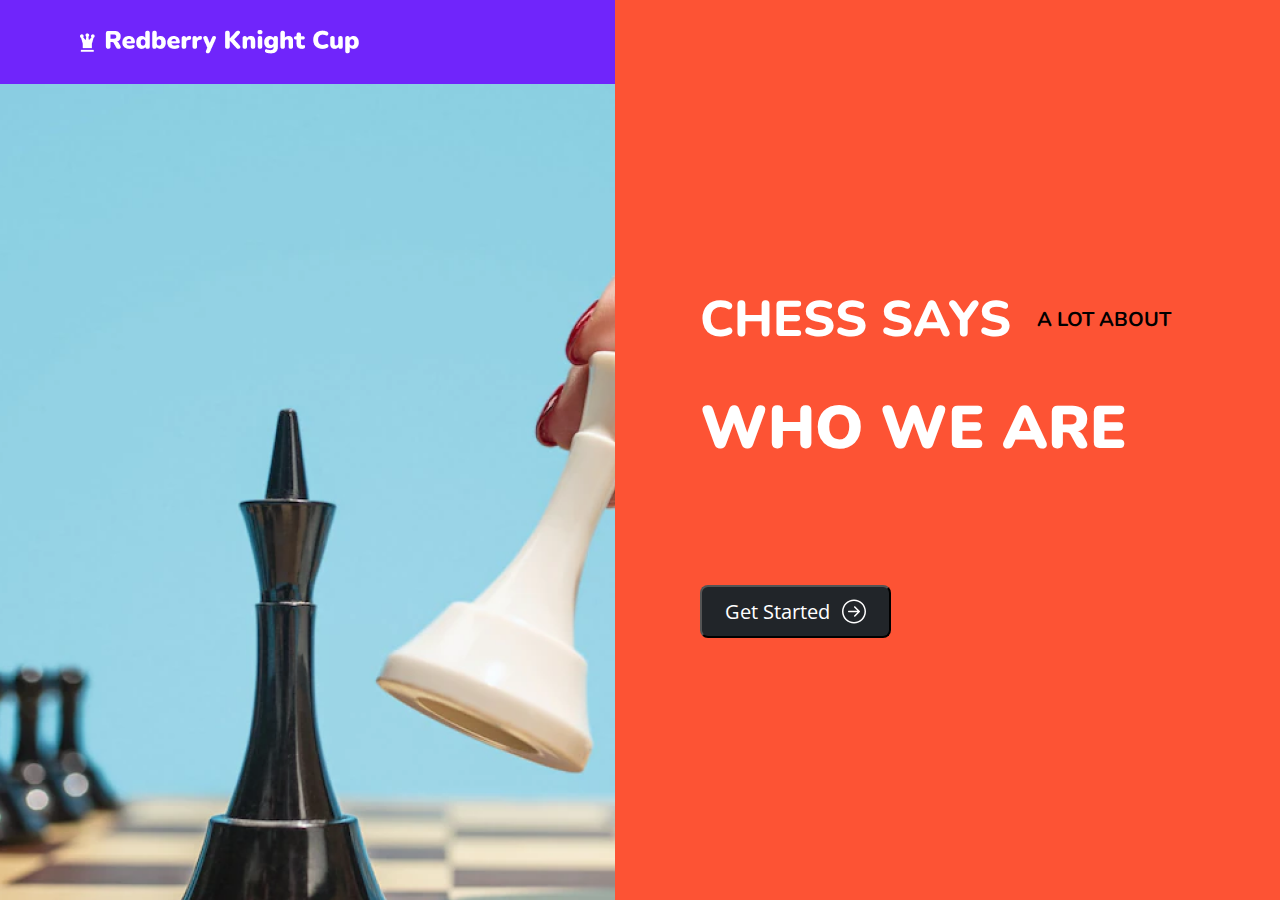
<file: index.html>
<!DOCTYPE html>
<html lang="en">
  <head>
    <meta charset="UTF-8" />
    <meta http-equiv="X-UA-Compatible" content="IE=edge" />
    <meta name="viewport" content="width=device-width, initial-scale=1.0" />
    <title>redberry</title>
    <link rel="stylesheet" href="style/reset.css" />
    <link rel="stylesheet" href="style/style.css" />
    <link rel="preconnect" href="https://fonts.googleapis.com" />
    <link rel="preconnect" href="https://fonts.gstatic.com" crossorigin />
    <link
      href="https://fonts.googleapis.com/css2?family=Nunito:wght@400;500;600;700;800;900&family=Open+Sans&display=swap"
      rel="stylesheet"
    />
  </head>

  <body>
    <section class="container">
      <article class="left-box">
        <div class="position-relative">
          <header>
            <img src="pictures/Vector.png" alt="icon" />
            <img
              class="img-logo"
              src="pictures/Redberry-Knight-Cup.png"
              alt="logo"
            />
          </header>
        </div>
        <div class="backround-scrolling"></div>
        <footer>© 2022 redberry khingt cup. All rights reserved.</footer>
      </article>
      <article class="container-right">
        <div class="text-container">
          <div class="paragrap-chess">
            <h1 class="chess-says">chess says</h1>
            <span class="lot-about">a lot about</span>
          </div>
          <h1 class="text-who">who we are</h1>
          <a href="main.html"> <button type="submit" class="btn-start">
            Get started
            <img  src="pictures/btn-icon.svg" class="btn-icon-left" alt="btn-icon"/>
          </button>
          </a>
        </div>
      </article>
    </section>
    <!-- <script src="javascript/main.js"></script> -->
  </body>
</html>
</file>
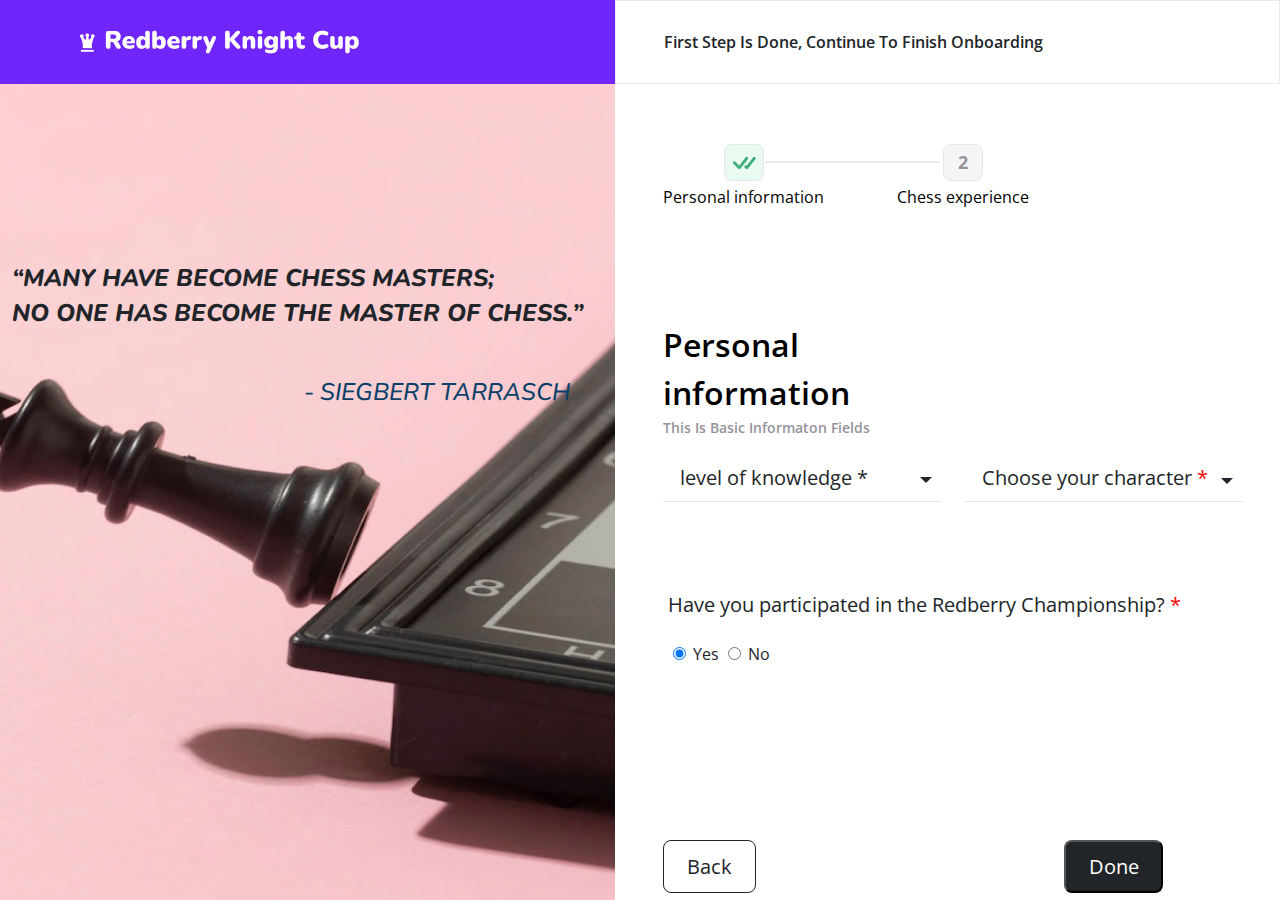
<file: done.html>
<!DOCTYPE html>
<html lang="en">
  <head>
    <meta charset="UTF-8" />
    <meta http-equiv="X-UA-Compatible" content="IE=edge" />
    <meta name="viewport" content="width=device-width, initial-scale=1.0" />
    <link rel="stylesheet" href="style/reset.css" />
    <link rel="stylesheet" href="style/style.css" />
    <title>boarding</title>
    <link rel="preconnect" href="https://fonts.googleapis.com" />
    <link rel="preconnect" href="https://fonts.gstatic.com" crossorigin />
    <link
      href="https://fonts.googleapis.com/css2?family=Nunito:wght@400;500;600;700;800;900&family=Open+Sans&display=swap"
      rel="stylesheet"
    />
  </head>

  <body>
    <section class="container">
      <article class="left-box-main">
        <div class="position-relative">
          <header>
            <img src="pictures/Vector.png" alt="icon" />
            <img
              class="img-logo"
              src="pictures/Redberry-Knight-Cup.png"
              alt="logo"
            />
          </header>
        </div>
        <div class="backround-scrolling-chess-down"></div>
        <h1 class="background-text-done">
          “Many have become chess masters; <br />
          no one has become the master of chess.”
        </h1>
        <p class="background-paragrap-done">- Siegbert Tarrasch</p>
      </article>
      <article class="container-right-main">
        <div class="scroll-container">
          <div class="header-white">
            <h2 class="heder-white-text">
              First step is done, continue to finish onboarding
            </h2>
          </div>
          <div class="check-process">
            <div class="person-btn-container">
              <button type="button" class="person-btn background-check">
                <img src="pictures/check-all.svg" alt="check-all" />
              </button>
              <p class="person-paragrap">Personal information</p>
            </div>
            <div class="line"></div>
            <div class="person-btn-container">
              <button type="button" class="person-btn-experience">2</button>
              <p class="person-paragrap">Chess experience</p>
            </div>
          </div>
          <div class="perons-information">
            <h1 class="information-text">Personal information</h1>
            <p class="information-paragrap">This is basic informaton fields</p>
          </div>
          <form class="form-container-done">
            <div class="custom-select">
              <select name="experience" id="default">
                <option value="default">level of knowledge *</option>
                <option value="beginner">beginner</option>
                <option value="normal">normal</option>
                <option value="professional">professional</option>
              </select>
            </div>
            <div class="custom-select-data">
                <div class="select-selected-data">Choose your character <span style="color: red">*</span></div>
                <div class="list-container">
                    <div class="flex-start">
                      (Total <span class="data-total">2</span> )
                    </div>
                    <div class="list-character-id">
                      
                      </div>
                    </div>
            </div>
          </form>
          <div class="radio-box">
            <h3 class="radio-box-header">
              Have you participated in the Redberry Championship?
              <span style="color: red">*</span>
            </h3>
            <div class="radio-group">
              <input type="radio" id="Yes" name="contact" value="true" checked />
              <label for="contactChoice1">Yes</label>

              <input type="radio" id="No" name="contact" value="false" />
              <label for="contactChoice2">No</label>
            </div>
          </div>
          <div class="btn-group">
            <a href="main.html">
              <button type="submit" class="btn-back">Back</button>
            </a>
            <a href="finish.html">
              <button type="submit" class="btn-done">Done</button>
            </a>
          </div>
          
          </div>
        </div>
      </article>
    </section>
    <script src="javascript/done.js"></script>
  </body>
</html>
</file>
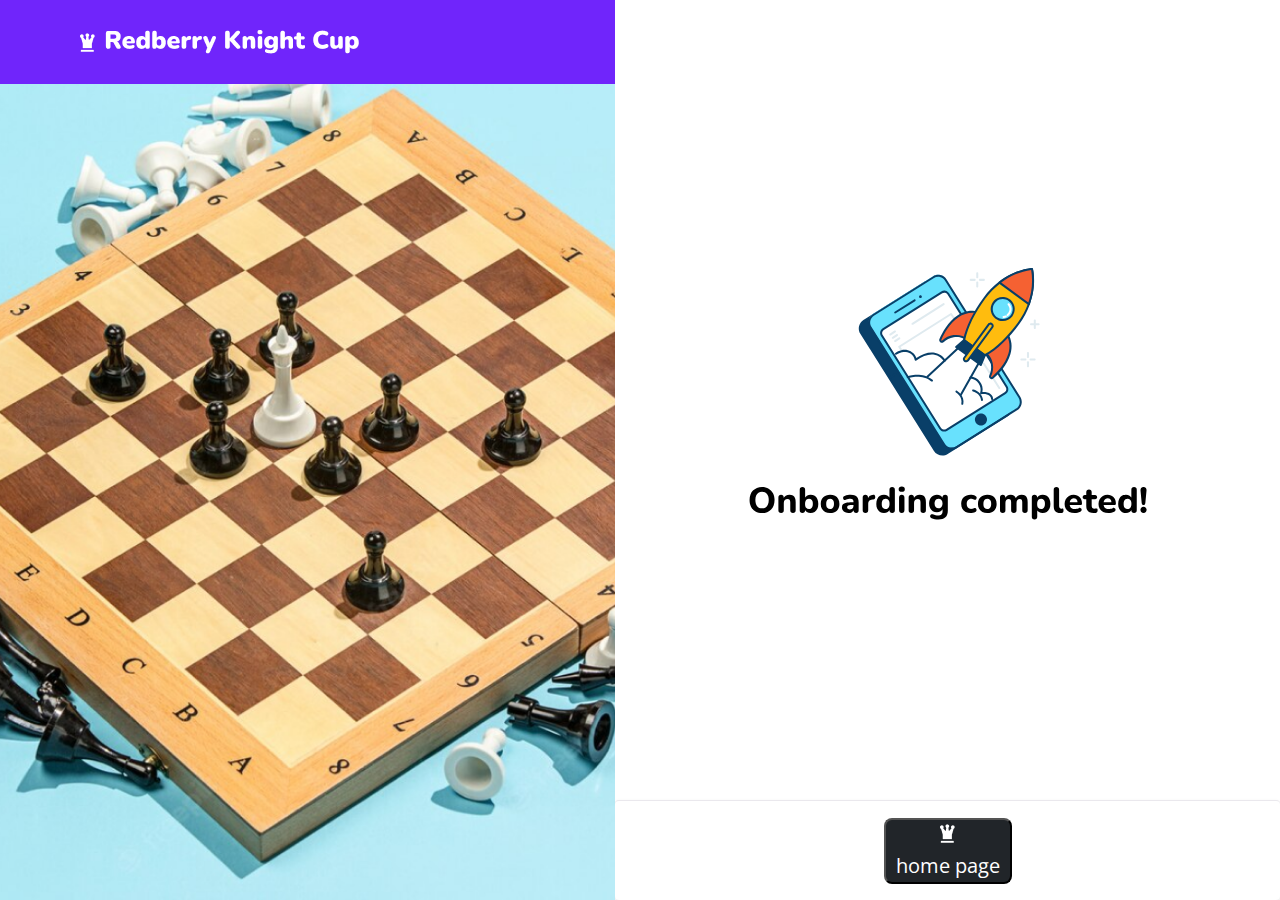
<file: finish.html>
<!DOCTYPE html>
<html lang="en">
  <head>
    <meta charset="UTF-8" />
    <meta http-equiv="X-UA-Compatible" content="IE=edge" />
    <meta name="viewport" content="width=device-width, initial-scale=1.0" />
    <link rel="stylesheet" href="style/reset.css" />
    <link rel="stylesheet" href="style/style.css" />
    <title>boarding</title>
    <link rel="preconnect" href="https://fonts.googleapis.com" />
    <link rel="preconnect" href="https://fonts.gstatic.com" crossorigin />
    <link
      href="https://fonts.googleapis.com/css2?family=Nunito:wght@400;500;600;700;800;900&family=Open+Sans&display=swap"
      rel="stylesheet"
    />
  </head>

  <body>
    <section class="container">
      <article class="left-box-main">
        <div class="position-relative">
          <header>
            <img src="pictures/Vector.png" alt="icon" />
            <img
              class="img-logo"
              src="pictures/Redberry-Knight-Cup.png"
              alt="logo"
            />
          </header>
        </div>
        <div class="backround-scrolling-chess-finish"></div>
      </article>
      <article class="container-right-main">
        <div class="scroll-container-img">
            <img class="finish-image" src="pictures/finishimage.svg" alt="icon" />
        </div>
        <div class="position-bottom">
          <a href="index.html">
            <button type="button" class="reset-start" onclick="startAgain(event)">
              <img src="pictures/Vector.png" alt="icon" />
              <p class="finish-btn-text">
                home page
              </p>
            </button>
        </div>
        </div>
      </article>
    </section>
    <script src="javascript/reset.js"></script>
  </body>
</html>
</file>
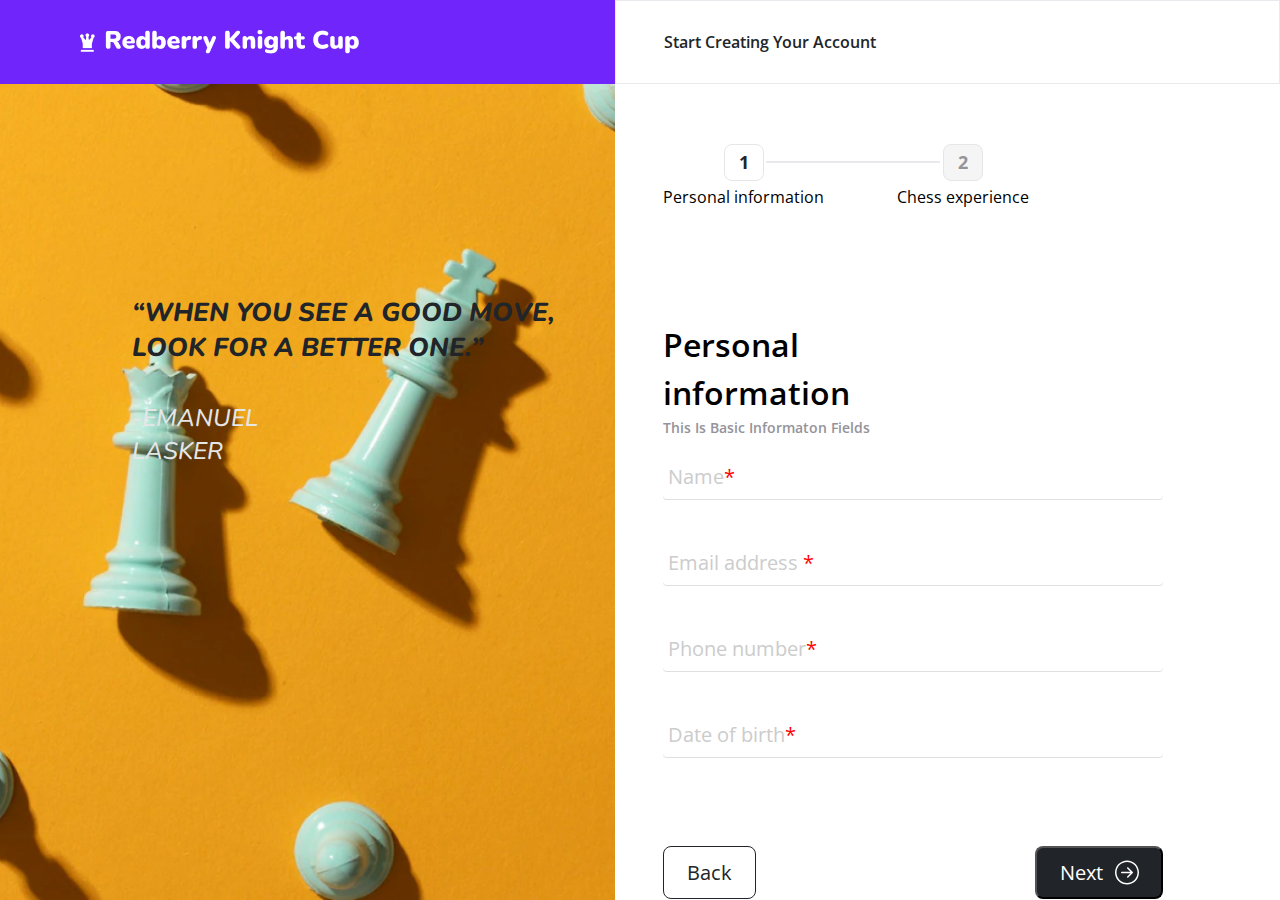
<file: main.html>
<!DOCTYPE html>
<html lang="en">
  <head>
    <meta charset="UTF-8" />
    <meta http-equiv="X-UA-Compatible" content="IE=edge" />
    <meta name="viewport" content="width=device-width, initial-scale=1.0" />
    <link rel="stylesheet" href="style/reset.css" />
    <link rel="stylesheet" href="style/style.css" />
    <title>experience</title>
    <link rel="preconnect" href="https://fonts.googleapis.com" />
    <link rel="preconnect" href="https://fonts.gstatic.com" crossorigin />
    <link
      href="https://fonts.googleapis.com/css2?family=Nunito:wght@400;500;600;700;800;900&family=Open+Sans&display=swap"
      rel="stylesheet"
    />
  </head>

  <body>
    <section class="container">
      <article class="left-box-main">
        <div class="position-relative">
          <header>
            <img src="pictures/Vector.png" alt="icon" />
            <img
              class="img-logo"
              src="pictures/Redberry-Knight-Cup.png"
              alt="logo"
            />
          </header>
        </div>
        <div class="backround-scrolling-chess"></div>
        <h1 class="background-text">
          “When you see a good move, look for a better one.”
        </h1>
        <p class="background-paragrap">-Emanuel Lasker</p>
      </article>
      <article class="container-right-main">
        <div class="scroll-container">
          <div class="header-white">
            <h2 class="heder-white-text">Start creating your account</h2>
          </div>
          <div class="check-process">
            <div class="person-btn-container">
              <button type="button" class="person-btn">
                <span class="person-btn-text">1</span>
                <img
                  src="pictures/check-all.svg"
                  alt="check-all"
                  class="show-checked-btn"
                />
              </button>
              <p class="person-paragrap">Personal information</p>
            </div>
            <div class="line"></div>
            <div class="person-btn-container">
              <button type="button" class="person-btn-experience">2</button>
              <p class="person-paragrap">Chess experience</p>
            </div>
          </div>
          <div class="perons-information">
            <h1 class="information-text">Personal information</h1>
            <p class="information-paragrap">This is basic informaton fields</p>
          </div>
          <form class="form-container">
            <div class="name-input">
              <input
                type="text"
                id="name"
                name="name"
                required
                autocomplete="off"
              />
              <label for="name">Name</label>
              <img
                src="pictures/check-circle-fill.svg"
                alt="icon"
                class="succes-icon-name"
              />
            </div>
            <div class="email-input">
              <input
                type="email"
                id="email"
                name="email"
                required
                autocomplete="off"
              />
              <label for="email">Email address </label>
              <img
                src="pictures/check-circle-fill.svg"
                alt="icon"
                class="succes-icon-name"
              />
            </div>
            <div class="telefon-input">
              <input
                type="text"
                id="number"
                name="text"
                required
                onkeypress="return isNumberKey(event)"
                autocomplete="off"
              />
              <label for="number">Phone number</label>
              <img
                src="pictures/check-circle-fill.svg"
                alt="icon"
                class="succes-icon-name"
              />
            </div>
            <div class="date-input">
              <input
                type="text"
                id="date"
                name="date"
                required
                autocomplete="off"
              />
              <label for="date">Date of birth</label>
              <img
                src="pictures/check-circle-fill.svg"
                alt="icon"
                class="succes-icon-name"
              />
            </div>
          </form>
          <div class="btn-group">
            <a href="index.html">
              <button type="submit" class="btn-back">Back</button>
            </a>
            <a href="done.html" onclick="onPersonInformation(event)">
              <button type="submit" class="btn-next">
                Next
                <img
                  src="pictures/btn-icon.svg"
                  class="btn-icon-left"
                  alt="btn-icon"
                />
              </button>
            </a>
          </div>
        </div>
      </article>
    </section>
    <div class="error-modal-message">
      <div class="error-modal-center">
        <h1 class="error-message-header">Invalid email</h1>
        <p class="error-message-paragrap">Please enter valid email address</p>
      </div>
    </div>
    <script src="javascript/main.js"></script>
  </body>
</html>
</file>
<file: style/style.css>
.container {
  display: flex;
  /* height: 100%; */
  height: 100vh;
  width: 100%;
}

.left-box {
  position: relative;
  overflow-y: scroll;
  width: 923px;
}

.backround-scrolling {
  background-image: url("../pictures/landing-page-scrolling-photo.png");
  height: 1196px !important;
  background-size: cover;
  background-position: center;
  background-repeat: no-repeat;
}

header {
  display: flex;
  align-items: center;
  height: 84px;
  background: #7025fb;
  width: 100%;
  padding-left: 80px;
}

.position-relative {
  width: 923px;
  position: fixed;
  right: 0;
  left: 0;
}

.right-box {
  z-index: 100;
  width: 997px;
  background: #fd5334;
  display: inline-block;
  height: 1080px;
}

.header-h2 {
  font-size: 24px;
}

.img-logo {
  padding-left: 10px;
}

footer {
  font-family: "Open Sans";
  font-style: normal;
  font-weight: 600;
  font-size: 20px;
  line-height: 150%;
  background: black;
  color: white;
  text-transform: uppercase;
  padding-left: 10px;
  width: 100%;
}
.container-right {
  display: block;
  height: 100vh;
  background: #fd5334;
  z-index: 100;
  width: 997px;
}

/* @media screen and (max-width: 1920px) {
  .container-right {
    width: 100%;
    float: none;
  }
} */

.btn-start {
  display: flex;
  align-items: center;
}

.paragrap-chess {
  display: flex;
  align-items: center;
}

.chess-says {
  font-family: "Nunito";
  font-style: normal;
  font-weight: 800;
  font-size: 80px;
  line-height: 109px;
  text-transform: uppercase;
  color: #ffffff;
}

.lot-about {
  font-family: "Nunito";
  font-style: normal;
  font-weight: 700;
  font-size: 20px;
  line-height: 27px;
  text-transform: uppercase;
  padding-left: 26px;
}

.text-who {
  font-family: "Nunito";
  font-style: normal;
  font-weight: 900;
  font-size: 80px;
  line-height: 109px;
  text-transform: uppercase;
  color: #ffffff;
}

@media screen and (max-width: 1720px) {
  .text-who {
    font-size: 60px;
  }
  .chess-says {
    font-size: 50px;
  }
}

.btn-start {
  background: #212529;
  border-radius: 8px;
  width: 191px;
  height: 53px;
  font-family: "Open Sans";
  font-style: normal;
  font-weight: 400;
  font-size: 20px;
  line-height: 27px;
  text-transform: capitalize;
  color: #ffffff;
  display: flex;
  justify-content: center;
  margin-top: 102px;
  cursor: pointer;
}

.text-container {
  padding: 265px 0 0 85px;
  display: inline-block;
}

.btn-icon-left {
  padding-left: 12px;
}

::-webkit-scrollbar {
  display: none;
}

/* main css styles */

.backround-scrolling-chess {
  background-image: url("../pictures/background-second.png");
  height: 100vh;
  background-size: cover;
  background-position: center;
  background-repeat: no-repeat;
}

.scroll-container {
  display: flex;
  flex-direction: column;
  height: 1196px;
  width: 100%;
  overflow-y: scroll;
}

.container-right-main {
  position: relative;
  display: flex;
  height: 100vh;
  overflow-y: scroll;
  background: #ffffff;
  z-index: 100;
  width: 997px;
}
.header-white {
  display: flex;
  align-items: center;
  height: 84px;
  width: 100%;
  border: 1px solid rgba(185, 180, 196, 0.3);
}
.heder-white-text {
  padding-left: 48px;
  font-family: "Open Sans";
  font-style: normal;
  font-weight: 600;
  font-size: 16px;
  line-height: 150%;
  text-transform: capitalize;
  color: #212529;
}

.left-box-main {
  width: 923px;
}

.check-process {
  position: relative;
  display: flex;
  justify-content: space-between;
  width: 366px;
  height: 65px;
  margin-top: 60px;
  margin-left: 48px;
}

.person-btn-container {
  display: flex;
  flex-direction: column;
  align-items: center;
}
.person-btn {
  display: flex;
  justify-content: center;
  align-items: center;
  width: 40px;
  height: 40px;
  background: #ffffff;
  border: 1px solid #e5e6e8;
  border-radius: 8px;
  color: #212529;
  font-family: "Open Sans";
  font-style: normal;
  font-weight: 700;
  font-size: 18px;
  line-height: 25px;
}
.person-btn-experience {
  width: 40px;
  height: 40px;
  background: #f5f5f5;
  border: 1px solid #e5e6e8;
  border-radius: 8px;
  color: #95939a;
  font-family: "Open Sans";
  font-style: normal;
  font-weight: 700;
  font-size: 18px;
  line-height: 25px;
}

.line {
  position: absolute;
  top: 17px;
  left: 103px;
  width: 174px;
  height: 0px;
  border: 1px solid rgba(185, 180, 196, 0.3);
}

.person-paragrap {
  margin-top: 4px;
  font-family: "Open Sans";
  font-style: normal;
  font-weight: 400;
  font-size: 16px;
  line-height: 150%;
  color: #000000;
}

.perons-information {
  width: 328px;
  height: 48px;
  margin-top: 112px;
  margin-left: 48px;
}

.information-text {
  font-family: "Open Sans";
  font-style: normal;
  font-weight: 600;
  font-size: 32px;
  line-height: 150%;
  color: #000000;
}

.information-paragrap {
  font-family: "Open Sans";
  font-style: normal;
  font-weight: 600;
  font-size: 14px;
  line-height: 150%;
  text-transform: capitalize;
  color: #95939a;
}

.background-text {
  position: absolute;
  width: 423px;
  height: 83px;
  top: 295px;
  left: 132px;
  font-family: "Nunito";
  font-style: italic;
  font-weight: 800;
  font-size: 26px;
  line-height: 35px;
  text-transform: uppercase;
  color: #212529;
}

.background-paragrap {
  position: absolute;
  width: 222px;
  height: 33px;
  left: 132px;
  top: 402px;
  font-family: "Nunito";
  font-style: italic;
  font-weight: 500;
  font-size: 24px;
  line-height: 33px;
  text-transform: uppercase;
  color: #e5e6e8;
}

/*form container */

.form-container {
  margin-top: 85px;
  margin-left: 48px;
  width: 775px;
}
/* .name-input input {
  display: flex;
  flex-direction: column;
  justify-content: center;
  align-items: flex-start;
  padding: 8px 16px;
  width: 775px;
  height: 46px;
  background: #ffffff;
  box-shadow: inset 0px -1px 0px rgba(0, 0, 0, 0.125);
  border-radius: 4px;
  border: none;
} */

.name-input {
  position: relative;
  margin-bottom: 40px;
}
.name-input input {
  position: relative;
  z-index: 20;
  background: transparent;
  padding: 5px;
  width: 100%;
  height: 46px;
  border: none;
  background: #ffffff;

  box-shadow: inset 0px -1px 0px rgba(0, 0, 0, 0.125);
  border-radius: 4px;
  border-radius: 4px;
  font-family: "Open Sans";
  font-style: normal;
  font-weight: 400;
  font-size: 20px;
  line-height: 150%;
  color: #212529;
}
.name-input label {
  position: absolute;
  left: 5px;
  z-index: 21;
  color: #ccc;
  font-family: "Open Sans";
  font-style: normal;
  font-weight: 400;
  font-size: 20px;
  line-height: 150%;
  top: 50%;
  transform: translateY(-50%);
}
.name-input label::after {
  content: "*";
  color: red;
}

.name-input input[required]:valid + label {
  display: none !important;
}

.name-input input[type="text"]:hover {
  cursor: pointer;
  background: #f8f9fa !important;
  transition: all 0.2s ease-in-out;
}
.name-input input[type="text"]:focus {
  outline: none;
}
.name-input input[type="text"]:active {
  background: #e9ecef;
}

.email-input {
  position: relative;
  margin-bottom: 40px;
}
.email-input input {
  position: relative;
  z-index: 20;
  background: transparent;
  padding: 5px;
  width: 100%;
  height: 46px;
  border: none;
  background: #ffffff;

  box-shadow: inset 0px -1px 0px rgba(0, 0, 0, 0.125);
  border-radius: 4px;
  border-radius: 4px;
  font-family: "Open Sans";
  font-style: normal;
  font-weight: 400;
  font-size: 20px;
  line-height: 150%;
  color: #212529;
}
.email-input label {
  position: absolute;
  left: 5px;
  z-index: 21;
  color: #ccc;
  font-family: "Open Sans";
  font-style: normal;
  font-weight: 400;
  font-size: 20px;
  line-height: 150%;
  top: 50%;
  transform: translateY(-50%);
}
.email-input label::after {
  content: "*";
  color: red;
}

.email-input input[required]:valid + label {
  display: none !important;
}

.email-input input[type="email"]:hover {
  cursor: pointer;
  background: #f8f9fa;
  transition: all 0.2s ease-in-out;
}
.email-input input[type="email"]:focus {
  outline: none;
}

.telefon-input {
  position: relative;
  margin-bottom: 40px;
}

.telefon-input input {
  position: relative;
  z-index: 20;
  background: transparent;
  padding: 5px;
  width: 100%;
  height: 46px;
  border: none;
  background: #ffffff;

  box-shadow: inset 0px -1px 0px rgba(0, 0, 0, 0.125);
  border-radius: 4px;
  border-radius: 4px;
  font-family: "Open Sans";
  font-style: normal;
  font-weight: 400;
  font-size: 20px;
  line-height: 150%;
  color: #212529;
}
.telefon-input label {
  position: absolute;
  left: 5px;
  z-index: 21;
  color: #ccc;
  font-family: "Open Sans";
  font-style: normal;
  font-weight: 400;
  font-size: 20px;
  line-height: 150%;
  top: 50%;
  transform: translateY(-50%);
}
.telefon-input label::after {
  content: "*";
  color: red;
}

.telefon-input input[required]:valid + label {
  display: none !important;
}

.telefon-input input[type="text"]:hover {
  cursor: pointer;
  background: #f8f9fa;
  transition: all 0.2s ease-in-out;
}
.telefon-input input[type="text"]:focus {
  outline: none;
}

.date-input {
  position: relative;
  margin-bottom: 88px;
}

.date-input input {
  position: relative;
  z-index: 20;
  background: transparent;
  padding: 5px;
  width: 100%;
  height: 46px;
  border: none;
  background: #ffffff;

  box-shadow: inset 0px -1px 0px rgba(0, 0, 0, 0.125);
  border-radius: 4px;
  border-radius: 4px;
  font-family: "Open Sans";
  font-style: normal;
  font-weight: 400;
  font-size: 20px;
  line-height: 150%;
  color: #212529;
}
.date-input label {
  position: absolute;
  left: 5px;
  z-index: 21;
  color: #ccc;
  font-family: "Open Sans";
  font-style: normal;
  font-weight: 400;
  font-size: 20px;
  line-height: 150%;
  top: 50%;
  transform: translateY(-50%);
}
.date-input label::after {
  content: "*";
  color: red;
}

.date-input input[required]:valid + label {
  display: none !important;
}

.date-input input[type="date"]:hover {
  cursor: pointer;
  background: #f8f9fa;
  transition: all 0.2s ease-in-out;
}
.date-input input[type="date"]:focus {
  outline: none;
}
.btn-group {
  display: flex;
  width: 775px;
  height: 53px;
  justify-content: space-between;
  margin-left: 48px;
}
.btn-back {
  display: flex;
  align-items: center;
  justify-content: center;
  width: 93px;
  background: inherit;
  height: 53px;
  border: 1px solid #212529;
  border-radius: 8px;
  font-family: "Open Sans";
  font-style: normal;
  font-weight: 400;
  font-size: 20px;
  line-height: 27px;
  text-transform: capitalize;
  color: #212529;
  cursor: pointer;
}

.btn-next {
  display: flex;
  align-items: center;
  justify-content: center;
  width: 128px;
  height: 53px;
  background: #212529;
  border-radius: 8px;
  font-family: "Open Sans";
  font-style: normal;
  font-weight: 400;
  font-size: 20px;
  line-height: 27px;
  text-transform: capitalize;
  color: #ffffff;
  cursor: pointer;
}

.btn-back:hover {
  transition: all 0.2s ease-in-out;
  background: rgba(185, 180, 196, 0.3);
  border: 1px solid rgba(194, 165, 249, 0.8);
}
.btn-next:hover {
  transition: all 0.2s ease-in-out;
  background: #212529;
  border: 4px solid rgba(194, 165, 249, 0.8);
}

@media screen and (max-width: 1600px) {
  .form-container {
    width: 500px;
  }
  .btn-group {
    width: 500px;
  }
}

.succes-icon-name {
  position: absolute;
  top: 50%;
  right: 10px;
  transform: translate(-50%, -50%);
  display: none;
  justify-content: center;
  align-items: center;
  z-index: 20;
}

.show-checked-btn {
  display: none;
}

.error-modal-message {
  position: absolute;
  top: 0;
  background: #16151526;
  left: 0;
  bottom: 0;
  display: none;
  justify-content: center;
  align-items: center;
  z-index: 1000;
  right: 0;
}

.error-modal-center {
  background: #ffffff;
  border: 1px solid rgba(0, 0, 0, 0.1);
  box-shadow: 0px 8px 16px rgba(0, 0, 0, 0.15);
  border-radius: 4px;
  width: auto;
  max-width: 400px;
  height: auto;
  padding: 10px 15px;
}

.error-message-paragrap {
  font-family: "Open Sans";
  font-style: normal;
  font-weight: 400;
  font-size: 16px;
  line-height: 150%;
  color: #212529;
  margin-top: 10px;
}
.error-message-header {
  font-family: "Open Sans";
  font-style: normal;
  font-weight: 600;
  font-size: 14px;
  line-height: 21px;
  /* identical to box height, or 150% */
  border-bottom: 1px solid black;
  color: #dc3545;
}

/* done style */

.backround-scrolling-chess-down {
  background-image: url("../pictures/background-last.png");
  height: 100vh;
  background-size: cover;
  background-position: center;
  background-repeat: no-repeat;
}

.background-text-done {
  position: absolute;
  width: 615px;
  height: 83px;
  left: 117px;
  top: 261px;
  font-family: "Nunito";
  font-style: italic;
  font-weight: 800;
  font-size: 26px;
  line-height: 35px;
  text-transform: uppercase;
  color: #212529;
}
.background-paragrap-done {
  position: absolute;
  width: 266px;
  height: 33px;
  left: 466px;
  top: 376px;
  font-family: "Nunito";
  font-style: italic;
  font-weight: 500;
  font-size: 24px;
  line-height: 33px;
  /* identical to box height */
  text-transform: uppercase;
  color: #093f68;
}

.background-check {
  background: #e9faf1;
}

.btn-done {
  width: 99px;
  height: 53px;
  display: flex;
  align-items: center;
  justify-content: center;
  background: #212529;
  border-radius: 8px;
  font-family: "Open Sans";
  font-style: normal;
  font-weight: 400;
  font-size: 20px;
  line-height: 27px;
  text-transform: capitalize;
  color: #ffffff;
  cursor: pointer;
}

@media screen and (max-width: 1600px) {
  .background-text-done {
    left: 12px;
    font-size: 24px;
  }
  .background-paragrap-done {
    left: 304px;
  }
}

.options {
  border: 1px solid #e5e5e5;
  padding: 10px;
}

/* select-custum   */
.custom-select {
  position: relative;
  width: 392px;
  margin-right: 23px;
  height: 46px;
}
@media screen and (max-width: 1600px) {
  .custom-select {
    width: 279px;
  }
}

.custom-select select {
  display: none; /*hide original SELECT element:*/
}

.select-selected {
  font-family: "Open Sans";
  font-style: normal;
  font-weight: 400;
  font-size: 20px;
  line-height: 150%;
  color: #212529 !important;
}

/*style the arrow inside the select element:*/
.select-selected:after {
  position: absolute;
  content: "";
  top: 50%;
  right: 10px;
  width: 0;
  height: 0;
  border: 6px solid transparent;
  border-color: #212529 transparent transparent transparent;
}

/*point the arrow upwards when the select box is open (active):*/
.select-selected.select-arrow-active:after {
  border-color: transparent transparent #212529 transparent;
  top: 50%;
  transform: translateY(-50%);
}

/*style the items (options), including the selected item:*/

.select-selected {
  color: #ffffff;
  padding: 8px 16px;
  border: 1px solid transparent;
  border-color: transparent transparent rgba(0, 0, 0, 0.1) transparent;
  cursor: pointer;
}
.select-items div:first-child {
  margin-top: 20px;
}
.select-items div:nth-child(2) {
  margin: 10px 0;
}
.select-items div:last-child {
  margin-bottom: 20px;
}
.select-items div {
  display: flex;
  align-items: center;
  cursor: pointer;
  user-select: none;
  font-family: "Open Sans";
  font-style: normal;
  font-weight: 400;
  font-size: 20px;
  line-height: 150%;
  height: 45px;
  padding-left: 20px;
  /* identical to box height, or 30px */
  color: #000000;
}

/*style items (options):*/
.select-items {
  position: absolute;
  width: 392px;
  height: auto;
  top: 46px;
  left: 8px;
  background: #ffffff;
  border: 1px solid rgba(185, 180, 196, 0.3);
  box-shadow: 0px 2px 4px rgba(0, 0, 0, 0.1);
  border-radius: 4px;
}

/*hide the items when the select box is closed:*/
.select-hide {
  display: none;
}

.select-items div:hover,
.same-as-selected {
  background: #f7f7f9;
  font-style: normal !important;
  font-weight: 600 !important;
  font-size: 20px !important;
  line-height: 150% !important;
  color: #000000 !important;
}

.form-container-done {
  margin-top: 85px;
  margin-left: 48px;
  width: 798px;
  display: flex;
  margin-bottom: 88px;
}

.radio-box {
  margin-left: 37px;
  margin-bottom: 174px;
}
.radio-box-header {
  font-family: "Open Sans";
  font-style: normal;
  font-weight: 400;
  font-size: 20px;
  line-height: 150%;
  color: #212529;
  padding-left: 16px;
}

.radio-group {
  margin-top: 22px;
  padding-left: 16px;
  font-family: "Open Sans";
  font-style: normal;
  font-weight: 400;
  font-size: 16px;
  line-height: 150%;
  color: #212529;
}

/* list dynamic data */

.list-container {
  position: absolute;
  display: none;
  flex-direction: column;
  align-items: center;
  justify-content: center;
  top: 46px;
  left: 8px;
  width: 392px;
  height: auto;
  background: #ffffff;
  border: 1px solid rgba(185, 180, 196, 0.3);
  box-shadow: 0px 2px 4px rgba(0, 0, 0, 0.1);
  border-radius: 4px;
}

.show-list {
  display: flex;
}

.list-character-id {
  display: flex;
  justify-content: space-between;
  align-items: center;
  width: 100%;
  padding: 0px 15px 0 28px;
  margin: 5px 0;
}
.character-image {
  border-radius: 4px;
  width: 100%;
  height: 100%;
  background-size: contain;
}
.data-total {
  flex: 1;
  align-self: flex-start;
}

.flex-start {
  align-self: flex-start;
  margin-left: 28px;
  margin-top: 16px;
}

.image-container {
  width: 100px;
  height: 72px;
}

.custom-select-data {
  display: flex;
  align-items: center;
  position: relative;
  width: 392px;
  margin-right: 23px;
  padding: 8px 16px;
  border: 1px solid transparent;
  border-color: transparent transparent rgba(0, 0, 0, 0.1) transparent;
  cursor: pointer;
}
@media screen and (max-width: 1600px) {
  .custom-select-data {
    width: 279px;
  }
  .list-container {
    width: 300px;
  }
}

.custom-select-data select {
  display: none; /*hide original SELECT element:*/
}

.charachter-value {
  position: absolute;
}

.charachter-value {
  font-family: "Open Sans";
  font-style: normal;
  font-weight: 400;
  font-size: 20px;
  line-height: 150%;
  /* identical to box height, or 30px */

  /* Gray/900 */

  color: #212529;
}
.select-selected-data {
  font-family: "Open Sans";
  font-style: normal;
  font-weight: 400;
  font-size: 20px;
  line-height: 150%;
  color: #212529 !important;
}

.select-selected-data:after {
  position: absolute;
  content: "";
  top: 50%;
  right: 10px;
  width: 0;
  height: 0;
  border: 6px solid transparent;
  border-color: #212529 transparent transparent transparent;
}

.select-selected-data.select-arrow-active-ch:after {
  border-color: transparent transparent #212529 transparent;
  top: 50%;
  transform: translateY(-50%);
}

/* finish  html css  */

.backround-scrolling-chess-finish {
  background-image: url(../pictures/finish.png);
  height: 100vh;
  background-size: cover;
  background-position: center;
  background-repeat: no-repeat;
}

.finish-image {
  width: 402px;
  height: 260px;
}

.scroll-container-img {
  display: flex;
  flex-direction: column;
  height: 1196px;
  width: 100%;
  overflow-y: scroll;
  justify-content: center;
  align-items: center;
}

@media screen and (max-width: 1600px) {
  .scroll-container-img {
    height: 996px;
    margin-top: -100px;
  }
}

.position-bottom {
  display: flex;
  align-items: center;
  justify-content: center;
  position: absolute;
  bottom: 0;
  width: 100%;
  height: 100px;
  background: #ffffff;
  border-top: 1px solid rgba(185, 180, 196, 0.3);
  box-shadow: 0px 2px 4px rgba(0, 0, 0, 0.1);
  border-radius: 4px;
}

.reset-start {
  width: 128px;
  height: auto;
  left: 1618px;
  top: 873px;
  background: #212529;
  border-radius: 8px;
  color: white;
  font-family: "Open Sans";
  font-style: normal;
  font-weight: 400;
  font-size: 20px;
  line-height: 150%;
  cursor: pointer;
}
</file>
